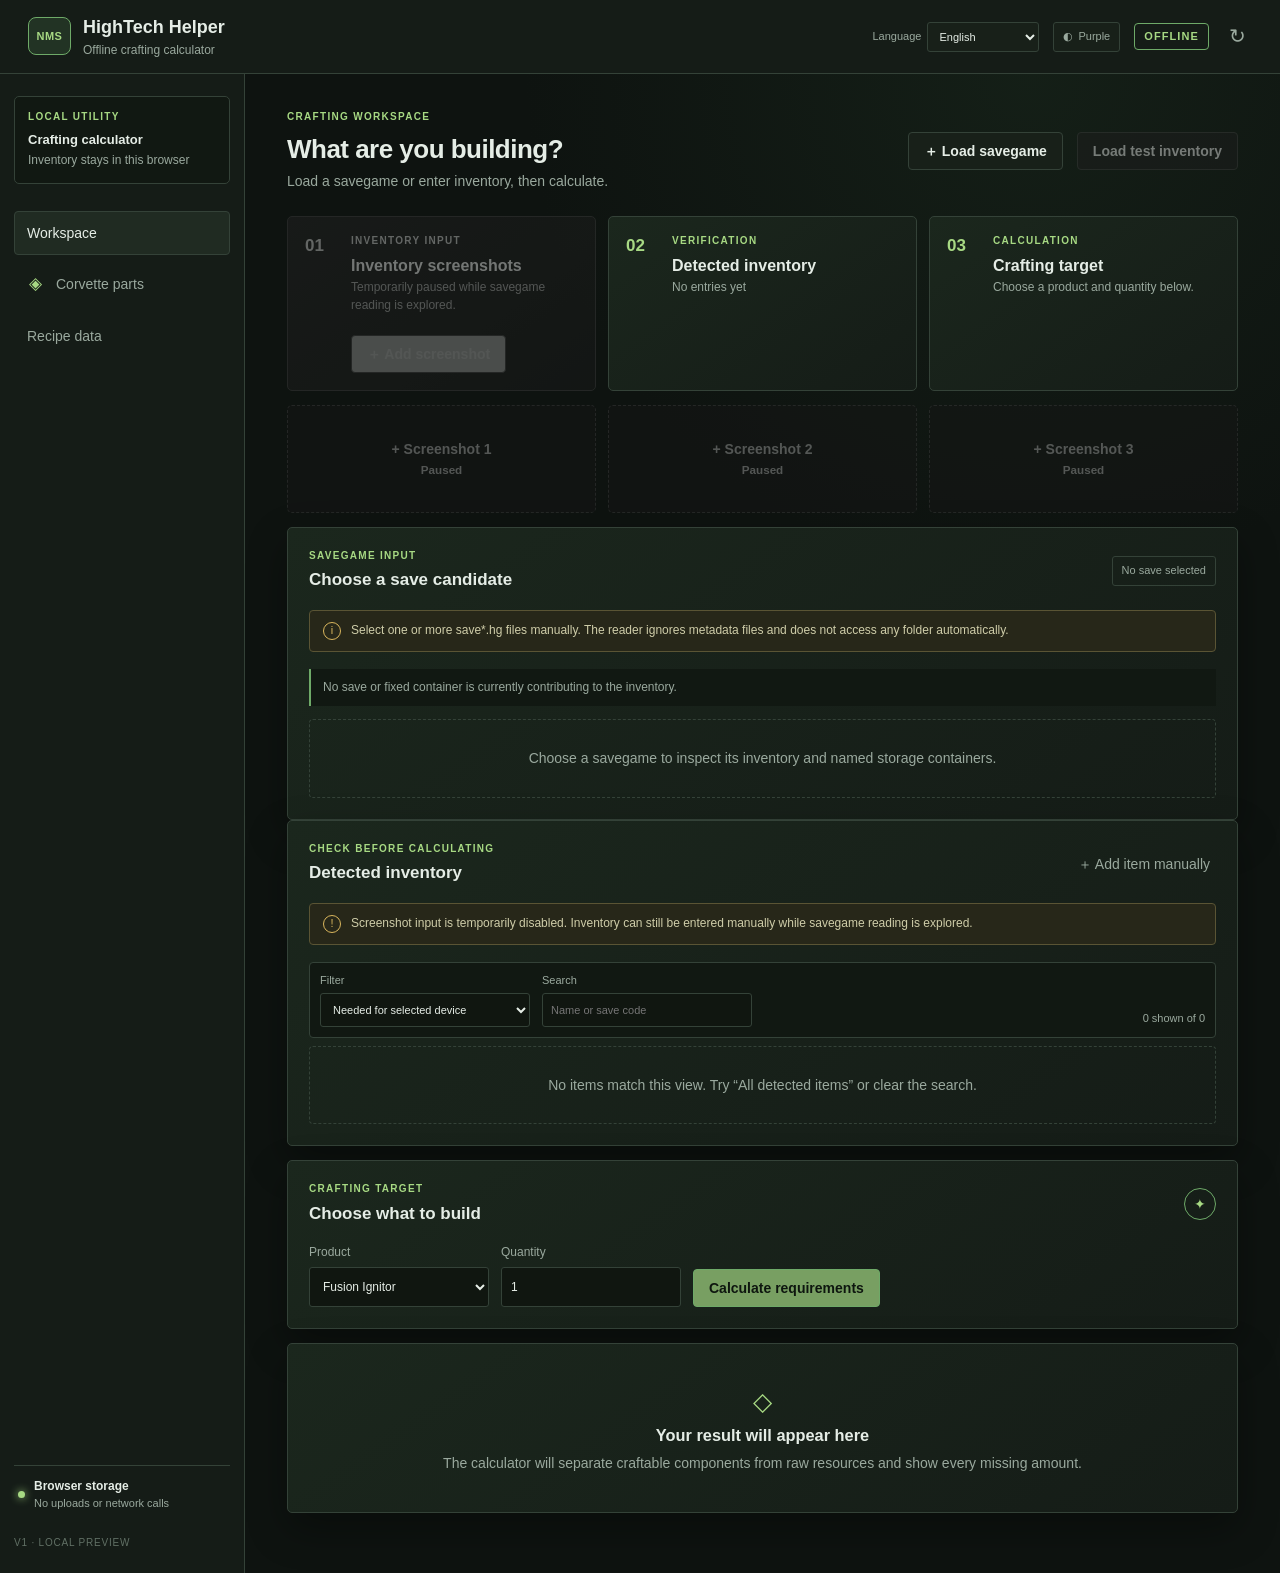
<file: NMS-HighTech-Helper-v2/index.html>
<!doctype html>
<html lang="en">
<head><meta charset="utf-8"><meta name="viewport" content="width=device-width,initial-scale=1"><title>NMS HighTech Helper</title><link rel="stylesheet" href="app.css"></head>
<body>
<header class="topbar"><div class="brand"><div class="brand-mark">NMS</div><div><h1>HighTech Helper</h1><p>Offline crafting calculator</p></div></div><div class="top-actions"><label class="language-switch" for="languageSelect"><span id="languageLabel">Language</span><select id="languageSelect"><option value="en">English</option><option value="pt-BR">Português (BR)</option></select></label><button class="theme-toggle" id="themeToggle" type="button" title="Switch to dark-purple theme">◐ <span id="themeToggleLabel">Purple</span></button><span class="offline"><i></i> OFFLINE</span><button class="icon-button" id="resetApp" title="Reset local session">↻</button></div></header>
<div class="app-shell"><aside class="sidebar"><div class="context-card"><div class="eyebrow">LOCAL UTILITY</div><strong>Crafting calculator</strong><span>Inventory stays in this browser</span></div><nav class="main-nav"><button class="nav-item active" data-view="workspace"><span>⌂</span> Workspace</button><button class="nav-item" data-view="data"><span>◇</span> Recipe data</button></nav><div class="sidebar-bottom"><div class="mini-status"><i></i><div><strong>Browser storage</strong><small>No uploads or network calls</small></div></div><div class="version">V1 · LOCAL PREVIEW</div></div></aside>
<main class="content">
<section class="view active" id="workspaceView"><div class="view-heading"><div><div class="eyebrow">CRAFTING WORKSPACE</div><h2>What are you building?</h2><p>Load a savegame or enter inventory, then calculate.</p></div><div class="top-actions"><label class="secondary-button file-button" for="saveInput">＋ Load savegame</label><input id="saveInput" type="file" accept=".hg,application/octet-stream" multiple hidden><button class="secondary-button workflow-disabled" id="loadTest" disabled title="Disabled while savegame input is the active workflow">Load test inventory</button></div></div>
<div class="step-grid"><article class="step-card screenshot-disabled" aria-disabled="true"><div class="step-number">01</div><div><div class="eyebrow">INVENTORY INPUT</div><h3>Inventory screenshots</h3><p>Temporarily paused while savegame reading is explored.</p></div><button class="primary-button" id="addScreenshot" disabled>＋ Add screenshot</button><input id="screenshotInput" type="file" accept="image/*" multiple hidden disabled></article><div class="step-card"><div class="step-number">02</div><div><div class="eyebrow">VERIFICATION</div><h3>Detected inventory</h3><p id="detectedSummary">No entries yet</p></div></div><div class="step-card"><div class="step-number">03</div><div><div class="eyebrow">CALCULATION</div><h3>Crafting target</h3><p>Choose a product and quantity below.</p></div></div></div>
<div class="screenshot-grid screenshot-disabled" id="screenshotGrid" aria-disabled="true"></div>
<section class="panel-card save-panel" id="savePanel"><div class="card-heading"><div><div class="eyebrow">SAVEGAME INPUT</div><h3>Choose a save candidate</h3></div><span class="save-status" id="saveStatus">No save selected</span></div><div class="notice"><span>i</span><p>Select one or more <code>save*.hg</code> files manually. The reader ignores metadata files and does not access any folder automatically.</p></div><div id="sourceSummary" class="source-summary">No save or fixed container is currently contributing to the inventory.</div><div id="saveCandidates" class="save-candidates"><div class="empty-state">Choose a savegame to inspect its inventory and named storage containers.</div></div></section>
<section class="panel-card verification-panel"><div class="card-heading"><div><div class="eyebrow">CHECK BEFORE CALCULATING</div><h3>Detected inventory</h3></div><button class="text-button" id="addManual">＋ Add item manually</button></div><div class="notice"><span>!</span><p>Screenshot input is temporarily disabled. Inventory can still be entered manually while savegame reading is explored.</p></div><div id="inventoryRows" class="inventory-rows"><div class="empty-state">Load the test inventory or add an item manually to begin.</div></div></section>
<section class="target-panel panel-card"><div class="card-heading"><div><div class="eyebrow">CRAFTING TARGET</div><h3>Choose what to build</h3></div><span class="target-icon">✦</span></div><div class="target-controls"><label>Product<select id="productSelect"><option value="fusion_ignitor">Fusion Ignitor</option><option value="stasis_device">Stasis Device</option></select></label><label>Quantity<input id="quantityInput" type="number" min="1" max="999" value="1"></label><button class="primary-button" id="calculateButton">Calculate requirements</button></div></section>
<section class="results-panel panel-card" id="resultsPanel"><div class="results-placeholder"><span>◇</span><h3>Your result will appear here</h3><p>The calculator will separate craftable components from raw resources and show every missing amount.</p></div></section>
<section class="panel-card corvette-panel" id="corvettePanel"><div class="card-heading"><div><div class="eyebrow">CORVETTE PARTS</div><h3>Detected Corvette parts</h3><p class="panel-subtitle" id="corvetteSummary">Load a savegame to inspect Corvette parts.</p></div><button class="text-button" id="toggleCorvetteParts" type="button">Show all parts (including 0)</button></div><div id="corvettePartsRows"><div class="empty-state">Load a savegame to inspect Corvette parts.</div></div></section>
</section>
<section class="view" id="dataView"><div class="view-heading"><div><div class="eyebrow">REFERENCE</div><h2>Recipe data</h2><p>Local, editable data powers the dependency engine.</p></div></div><div class="panel-card data-note"><div class="notice"><span>i</span><p>Recipe values are isolated in <code>dev/data/recipes.js</code> and can be corrected without changing the calculator. The current tree is based on the public NMS crafting references noted in the project README.</p></div><div id="recipeSummary" class="recipe-summary"></div></div></section>
</main></div><div class="toast" id="toast" role="status"></div><script src="data/items.js"></script><script src="data/aliases.js"></script><script src="data/recipes.js"></script><script src="data/engine.js"></script><script src="data/save-item-map.js"></script><script src="data/save-catalogue.js"></script><script src="data/save-reader.js"></script><script src="data/i18n.js"></script><script src="app.js"></script>
</body></html>
</file>
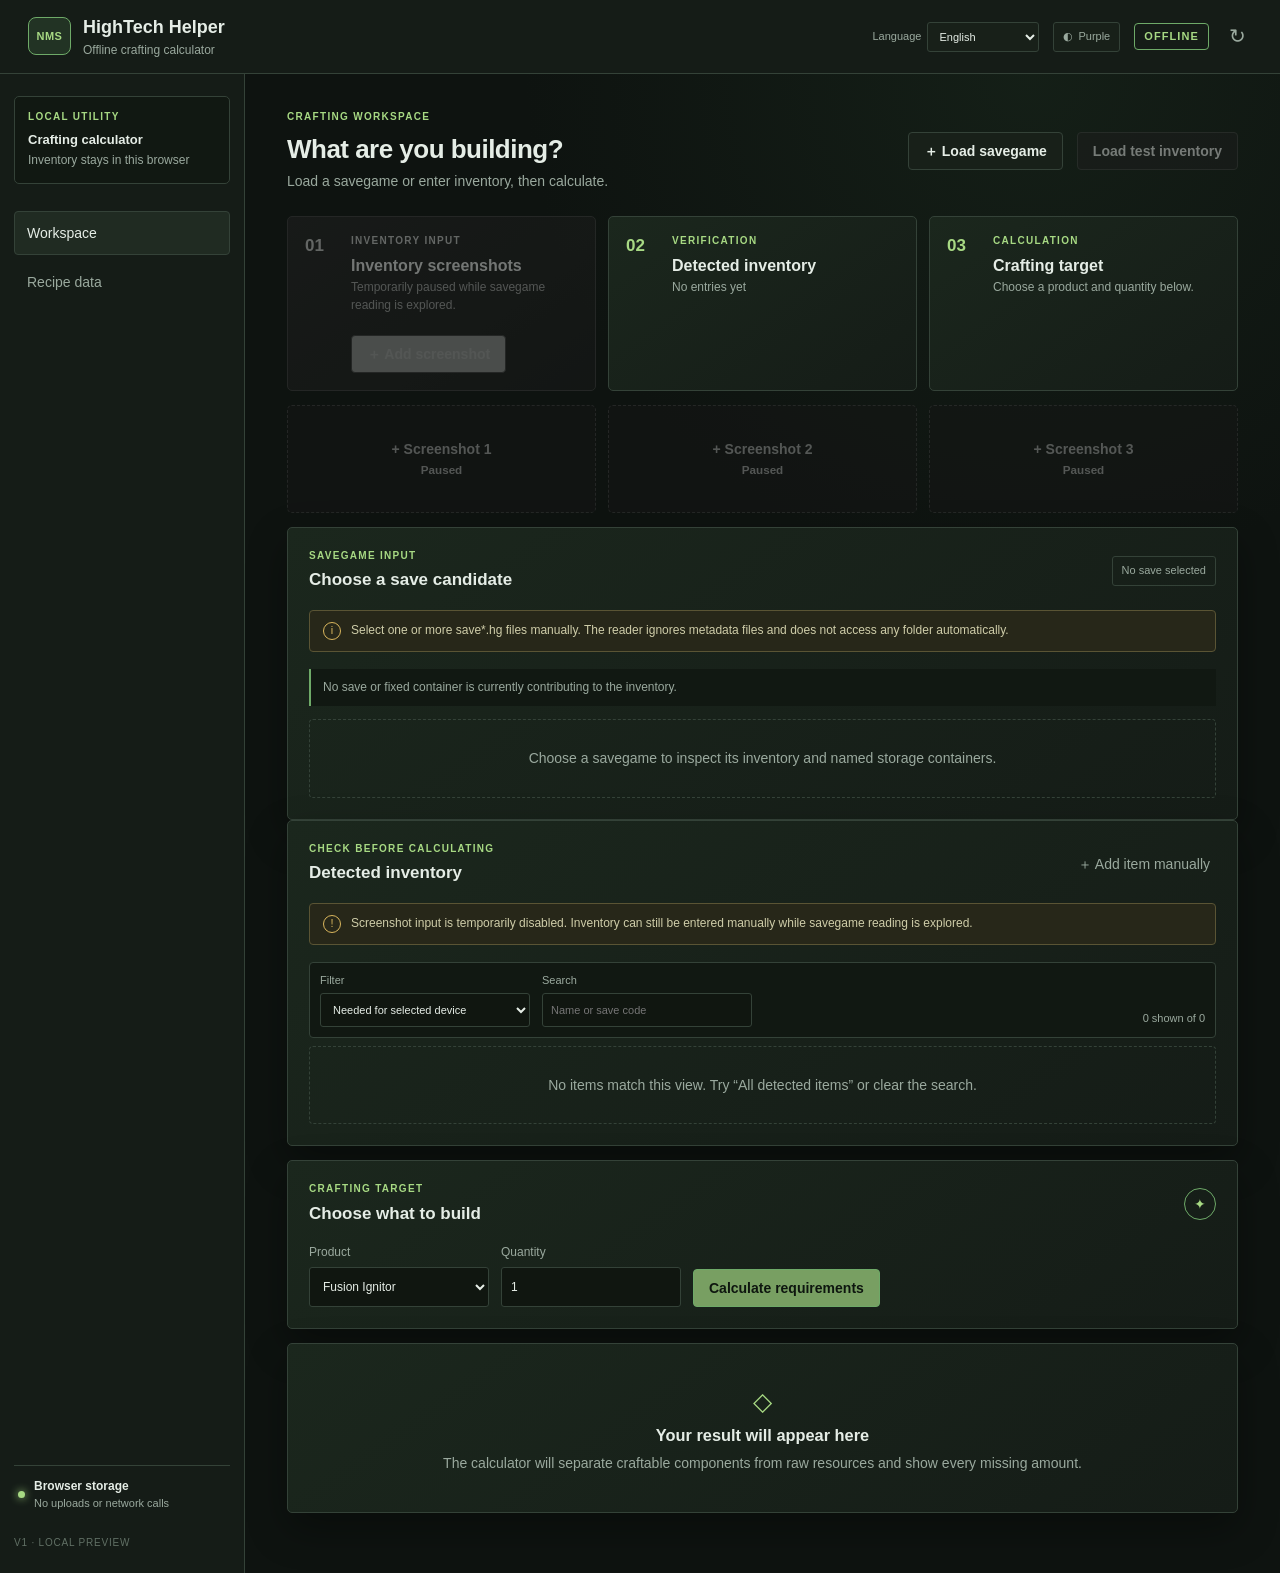
<file: NMS-HighTech-Helper-v1/NMS-HighTech-Helper-v1/index.html>
<!doctype html>
<html lang="en">
<head><meta charset="utf-8"><meta name="viewport" content="width=device-width,initial-scale=1"><title>NMS HighTech Helper</title><link rel="stylesheet" href="app.css"></head>
<body>
<header class="topbar"><div class="brand"><div class="brand-mark">NMS</div><div><h1>HighTech Helper</h1><p>Offline crafting calculator</p></div></div><div class="top-actions"><label class="language-switch" for="languageSelect"><span id="languageLabel">Language</span><select id="languageSelect"><option value="en">English</option><option value="pt-BR">Português (BR)</option></select></label><button class="theme-toggle" id="themeToggle" type="button" title="Switch to dark-purple theme">◐ <span id="themeToggleLabel">Purple</span></button><span class="offline"><i></i> OFFLINE</span><button class="icon-button" id="resetApp" title="Reset local session">↻</button></div></header>
<div class="app-shell"><aside class="sidebar"><div class="context-card"><div class="eyebrow">LOCAL UTILITY</div><strong>Crafting calculator</strong><span>Inventory stays in this browser</span></div><nav class="main-nav"><button class="nav-item active" data-view="workspace"><span>⌂</span> Workspace</button><button class="nav-item" data-view="data"><span>◇</span> Recipe data</button></nav><div class="sidebar-bottom"><div class="mini-status"><i></i><div><strong>Browser storage</strong><small>No uploads or network calls</small></div></div><div class="version">V1 · LOCAL PREVIEW</div></div></aside>
<main class="content">
<section class="view active" id="workspaceView"><div class="view-heading"><div><div class="eyebrow">CRAFTING WORKSPACE</div><h2>What are you building?</h2><p>Load a savegame or enter inventory, then calculate.</p></div><div class="top-actions"><label class="secondary-button file-button" for="saveInput">＋ Load savegame</label><input id="saveInput" type="file" accept=".hg,application/octet-stream" multiple hidden><button class="secondary-button workflow-disabled" id="loadTest" disabled title="Disabled while savegame input is the active workflow">Load test inventory</button></div></div>
<div class="step-grid"><article class="step-card screenshot-disabled" aria-disabled="true"><div class="step-number">01</div><div><div class="eyebrow">INVENTORY INPUT</div><h3>Inventory screenshots</h3><p>Temporarily paused while savegame reading is explored.</p></div><button class="primary-button" id="addScreenshot" disabled>＋ Add screenshot</button><input id="screenshotInput" type="file" accept="image/*" multiple hidden disabled></article><div class="step-card"><div class="step-number">02</div><div><div class="eyebrow">VERIFICATION</div><h3>Detected inventory</h3><p id="detectedSummary">No entries yet</p></div></div><div class="step-card"><div class="step-number">03</div><div><div class="eyebrow">CALCULATION</div><h3>Crafting target</h3><p>Choose a product and quantity below.</p></div></div></div>
<div class="screenshot-grid screenshot-disabled" id="screenshotGrid" aria-disabled="true"></div>
<section class="panel-card save-panel" id="savePanel"><div class="card-heading"><div><div class="eyebrow">SAVEGAME INPUT</div><h3>Choose a save candidate</h3></div><span class="save-status" id="saveStatus">No save selected</span></div><div class="notice"><span>i</span><p>Select one or more <code>save*.hg</code> files manually. The reader ignores metadata files and does not access any folder automatically.</p></div><div id="sourceSummary" class="source-summary">No save or fixed container is currently contributing to the inventory.</div><div id="saveCandidates" class="save-candidates"><div class="empty-state">Choose a savegame to inspect its inventory and named storage containers.</div></div></section>
<section class="panel-card verification-panel"><div class="card-heading"><div><div class="eyebrow">CHECK BEFORE CALCULATING</div><h3>Detected inventory</h3></div><button class="text-button" id="addManual">＋ Add item manually</button></div><div class="notice"><span>!</span><p>Screenshot input is temporarily disabled. Inventory can still be entered manually while savegame reading is explored.</p></div><div id="inventoryRows" class="inventory-rows"><div class="empty-state">Load the test inventory or add an item manually to begin.</div></div></section>
<section class="target-panel panel-card"><div class="card-heading"><div><div class="eyebrow">CRAFTING TARGET</div><h3>Choose what to build</h3></div><span class="target-icon">✦</span></div><div class="target-controls"><label>Product<select id="productSelect"><option value="fusion_ignitor">Fusion Ignitor</option><option value="stasis_device">Stasis Device</option></select></label><label>Quantity<input id="quantityInput" type="number" min="1" max="999" value="1"></label><button class="primary-button" id="calculateButton">Calculate requirements</button></div></section>
<section class="results-panel panel-card" id="resultsPanel"><div class="results-placeholder"><span>◇</span><h3>Your result will appear here</h3><p>The calculator will separate craftable components from raw resources and show every missing amount.</p></div></section>
</section>
<section class="view" id="dataView"><div class="view-heading"><div><div class="eyebrow">REFERENCE</div><h2>Recipe data</h2><p>Local, editable data powers the dependency engine.</p></div></div><div class="panel-card data-note"><div class="notice"><span>i</span><p>Recipe values are isolated in <code>dev/data/recipes.js</code> and can be corrected without changing the calculator. The current tree is based on the public NMS crafting references noted in the project README.</p></div><div id="recipeSummary" class="recipe-summary"></div></div></section>
</main></div><div class="toast" id="toast" role="status"></div><script src="data/items.js"></script><script src="data/aliases.js"></script><script src="data/recipes.js"></script><script src="data/engine.js"></script><script src="data/save-item-map.js"></script><script src="data/save-catalogue.js"></script><script src="data/save-reader.js"></script><script src="data/i18n.js"></script><script src="app.js"></script>
</body></html>
</file>
<file: NMS-HighTech-Helper-v2/app.css>
:root{color-scheme:dark;--bg:#0e1310;--panel:#182019;--panel2:#202b22;--line:#344238;--text:#e5ede6;--muted:#9aa99e;--accent:#a7d983;--accent2:#6eaa68;--gold:#d9b65d;--red:#d77b70;--shadow:0 16px 40px #0005}*{box-sizing:border-box}html,body{margin:0;min-height:100%;background:var(--bg);color:var(--text);font:14px/1.45 "Segoe UI",Arial,sans-serif}button,input,select{font:inherit}button{color:inherit;cursor:pointer}.topbar{height:74px;display:flex;align-items:center;justify-content:space-between;padding:0 28px;background:#151c17;border-bottom:1px solid var(--line)}.brand,.top-actions,.card-heading,.view-heading,.target-controls,.mini-status{display:flex;align-items:center}.brand{gap:12px}.brand-mark{display:grid;place-items:center;width:43px;height:38px;border:1px solid var(--accent2);border-radius:8px;color:var(--accent);font-weight:900;font-size:11px;letter-spacing:.04em;background:#223324}.topbar h1{font-size:18px;margin:0}.topbar p{margin:2px 0 0;color:var(--muted);font-size:12px}.top-actions{gap:14px}.offline{padding:5px 9px;border:1px solid var(--accent2);border-radius:4px;color:var(--accent);font-size:11px;font-weight:700;letter-spacing:.1em}.offline i,.mini-status>i{display:inline-block;width:7px;height:7px;border-radius:50%;background:var(--accent);box-shadow:0 0 8px var(--accent)}.icon-button,.text-button{border:0;background:none;color:var(--muted)}.icon-button{font-size:20px}.app-shell{display:grid;grid-template-columns:245px 1fr;min-height:calc(100vh - 74px)}.sidebar{display:flex;flex-direction:column;padding:22px 14px;background:#151c17;border-right:1px solid var(--line)}.context-card{padding:13px;border:1px solid var(--line);border-radius:5px;background:#111812}.context-card strong,.context-card span{display:block}.context-card strong{margin-top:6px;font-size:13px}.context-card span{margin-top:3px;color:var(--muted);font-size:12px}.main-nav{display:grid;gap:5px;margin-top:27px}.nav-item{display:flex;align-items:center;gap:12px;padding:11px 12px;border:1px solid transparent;border-radius:4px;background:transparent;color:var(--muted);text-align:left}.nav-item span{width:17px;color:var(--accent);font-size:17px;text-align:center}.nav-item:hover,.nav-item.active{border-color:var(--line);background:var(--panel2);color:var(--text)}.sidebar-bottom{margin-top:auto}.mini-status{gap:9px;padding:12px 4px;border-top:1px solid var(--line)}.mini-status strong,.mini-status small{display:block}.mini-status strong{font-size:12px}.mini-status small{color:var(--muted);font-size:11px}.version{margin-top:13px;color:#617065;font-size:10px;letter-spacing:.08em}.content{min-width:0;padding:36px 42px 60px;background:radial-gradient(circle at 76% 0,#21372555,transparent 30%),var(--bg)}.view{display:none;max-width:1180px;margin:auto}.view.active{display:block}.view-heading{justify-content:space-between;gap:20px;margin-bottom:25px}.view-heading h2{margin:6px 0 3px;font-size:26px;letter-spacing:-.02em}.view-heading p{margin:0;color:var(--muted)}.eyebrow{color:var(--accent);font-size:10px;font-weight:800;letter-spacing:.13em}.primary-button,.secondary-button{min-height:38px;padding:0 15px;border:1px solid var(--accent2);border-radius:4px;font-weight:700}.primary-button{background:#789f62;color:#0e160f}.primary-button:hover{background:var(--accent)}.secondary-button{border-color:var(--line);background:var(--panel);color:var(--text)}.step-grid{display:grid;grid-template-columns:repeat(3,1fr);gap:12px;margin-bottom:14px}.step-card{display:grid;grid-template-columns:33px 1fr;gap:13px;min-height:125px;padding:17px;border:1px solid var(--line);border-radius:5px;background:linear-gradient(145deg,#1b271d,#151c17)}.step-card.active{border-top:2px solid var(--accent)}.step-number{color:var(--accent);font-size:17px;font-weight:800}.step-card h3{margin:5px 0 2px;font-size:16px}.step-card p{margin:0;color:var(--muted);font-size:12px}.step-card button{grid-column:2;justify-self:start;margin-top:8px}.screenshot-grid{display:grid;grid-template-columns:repeat(3,1fr);gap:12px;margin-bottom:14px}.screenshot-slot{position:relative;min-height:108px;border:1px dashed var(--line);border-radius:5px;background:#111812;overflow:hidden}.screenshot-slot.empty{display:grid;place-items:center;color:var(--muted);text-align:center}.screenshot-slot.empty button{border:0;background:none;color:var(--accent);font-weight:700}.screenshot-slot img{display:block;width:100%;height:108px;object-fit:cover;opacity:.72}.slot-caption{position:absolute;inset:auto 0 0;padding:8px 10px;background:#0e1310dd;color:var(--text);font-size:11px}.remove-shot{position:absolute;right:8px;top:7px;width:26px;height:26px;border:1px solid var(--line);border-radius:3px;background:#0e1310cc;color:var(--text)}.panel-card{padding:21px;border:1px solid var(--line);border-radius:5px;background:linear-gradient(145deg,#1b271d,#151c17);box-shadow:var(--shadow)}.card-heading{justify-content:space-between;gap:15px}.card-heading h3{margin:5px 0 0;font-size:17px}.text-button:hover{color:var(--accent)}.notice{display:flex;gap:10px;align-items:flex-start;margin:17px 0;padding:11px 13px;border:1px solid #5a5434;border-radius:4px;background:#272719}.notice>span{display:grid;place-items:center;width:18px;height:18px;border:1px solid var(--gold);border-radius:50%;color:var(--gold);font-size:11px;flex:none}.notice p{margin:0;color:#cfcda9;font-size:12px}.inventory-rows{display:grid;gap:7px}.inventory-row{display:grid;grid-template-columns:minmax(170px,1.4fr) 130px 36px;gap:8px;align-items:center;padding:8px 0;border-top:1px solid #2a382d}.inventory-row input{width:100%;height:35px;padding:0 9px;border:1px solid var(--line);border-radius:3px;outline:0;background:#101610;color:var(--text)}.inventory-row input:focus{border-color:var(--accent2)}.inventory-row .qty{display:flex;align-items:center;gap:7px}.remove-row{border:0;background:none;color:var(--muted);font-size:18px}.remove-row:hover{color:var(--red)}.row-confidence{font-size:10px;color:var(--gold)}.empty-state{padding:28px 15px;border:1px dashed var(--line);border-radius:4px;color:var(--muted);text-align:center}.target-panel{margin-top:14px}.target-icon{display:grid;place-items:center;width:32px;height:32px;border:1px solid var(--accent2);border-radius:50%;color:var(--accent)}.target-controls{gap:12px;margin-top:18px}.target-controls label{display:block;min-width:180px;color:var(--muted);font-size:12px}.target-controls input,.target-controls select{display:block;width:100%;height:40px;margin-top:5px;padding:0 9px;border:1px solid var(--line);border-radius:3px;background:#101610;color:var(--text)}.target-controls button{align-self:end}.results-panel{margin-top:14px;min-height:160px}.results-placeholder{text-align:center;padding:18px;color:var(--muted)}.results-placeholder>span{font-size:25px;color:var(--accent)}.results-placeholder h3{margin:5px 0;color:var(--text)}.results-placeholder p{margin:0}.result-head{display:flex;align-items:flex-start;justify-content:space-between;gap:18px}.result-head h3{margin:5px 0 2px;font-size:21px}.result-head p{margin:0;color:var(--muted)}.result-status{padding:7px 10px;border:1px solid var(--red);border-radius:3px;color:var(--red);font-size:11px;font-weight:800;letter-spacing:.08em}.result-status.good{border-color:var(--accent2);color:var(--accent)}.result-grid{display:grid;grid-template-columns:1fr 1fr;gap:14px;margin-top:19px}.result-section{border-top:1px solid var(--line)}.result-section h4{margin:14px 0 4px;font-size:12px;color:var(--accent);letter-spacing:.08em}.result-row{display:grid;grid-template-columns:1fr repeat(3,auto);gap:13px;align-items:center;padding:10px 0;border-top:1px solid #2a382d;font-size:12px}.result-row strong{font-size:13px}.result-row small{display:block;color:var(--muted);font-size:10px}.result-values{text-align:right;color:var(--muted)}.result-values b{color:var(--text);font-size:13px}.result-missing{min-width:52px;text-align:right;color:var(--accent)}.result-missing.bad{color:var(--red)}.data-note{max-width:820px}.recipe-summary{display:grid;grid-template-columns:repeat(2,1fr);gap:8px}.recipe-chip{padding:11px;border:1px solid var(--line);border-radius:4px;background:var(--panel)}.recipe-chip strong{display:block}.recipe-chip small{color:var(--muted)}code{color:var(--accent)}.toast{position:fixed;right:24px;bottom:24px;z-index:20;max-width:360px;padding:12px 16px;border:1px solid var(--accent2);border-radius:4px;background:#203423;box-shadow:var(--shadow);opacity:0;transform:translateY(10px);transition:.2s;pointer-events:none}.toast.show{opacity:1;transform:none}@media(max-width:900px){.app-shell{grid-template-columns:1fr}.sidebar{display:none}.content{padding:25px 18px 45px}.step-grid,.screenshot-grid{grid-template-columns:1fr}.result-grid{grid-template-columns:1fr}.view-heading{align-items:flex-start;flex-direction:column}}@media(max-width:600px){.topbar{padding:0 16px}.offline{font-size:0;border:0;padding:0}.offline i{width:9px;height:9px}.target-controls{align-items:stretch;flex-direction:column}.target-controls button{align-self:stretch}.inventory-row{grid-template-columns:1fr 105px 28px}.result-head{flex-direction:column}.recipe-summary{grid-template-columns:1fr}}
/* Screenshot input is retained for a future save-independent reader, but is paused for now. */
.screenshot-disabled{opacity:.46;filter:grayscale(1)}
.screenshot-disabled button:disabled{cursor:not-allowed;color:var(--muted);border-color:var(--line)}
.file-button{display:inline-flex;align-items:center;cursor:pointer}
.workflow-disabled{cursor:not-allowed;opacity:.46;filter:grayscale(1)}
.save-panel{margin-top:14px}
.save-status{padding:6px 9px;border:1px solid var(--line);border-radius:3px;color:var(--muted);font-size:11px}
.source-summary{margin:0 0 13px;padding:10px 12px;border-left:2px solid var(--accent2);background:#111812;color:var(--muted);font-size:12px}
.source-summary strong,.source-summary b{color:var(--text)}
.save-candidates{display:grid;gap:8px}
.save-candidate{display:flex;align-items:center;justify-content:space-between;gap:18px;padding:12px;border:1px solid var(--line);border-radius:4px;background:#111812}
.save-candidate strong,.save-candidate small{display:block}.save-candidate small{margin-top:3px;color:var(--muted);font-size:11px}
.save-candidate button:disabled{cursor:not-allowed;opacity:.55}
.inventory-toolbar{display:flex;align-items:end;gap:12px;margin:14px 0 8px;padding:10px;border:1px solid var(--line);border-radius:4px;background:#111812}
.inventory-toolbar label{display:block;min-width:210px;color:var(--muted);font-size:11px}
.inventory-toolbar select,.inventory-toolbar input{display:block;width:100%;height:34px;margin-top:4px;padding:0 8px;border:1px solid var(--line);border-radius:3px;background:#101610;color:var(--text)}
.inventory-toolbar span{margin-left:auto;color:var(--muted);font-size:11px;white-space:nowrap}
@media(max-width:600px){.inventory-toolbar{align-items:stretch;flex-direction:column}.inventory-toolbar label{min-width:0}.inventory-toolbar span{margin-left:0}}
.language-switch{display:flex;align-items:center;gap:6px;color:var(--muted);font-size:11px}.language-switch select{height:30px;padding:0 7px;border:1px solid var(--line);border-radius:3px;background:var(--panel);color:var(--text)}
.theme-toggle{display:inline-flex;align-items:center;gap:5px;height:30px;padding:0 9px;border:1px solid var(--line);border-radius:3px;background:var(--panel);color:var(--muted);font-size:11px}.theme-toggle:hover{border-color:var(--accent2);color:var(--text)}
body[data-theme="purple"]{--bg:#100d18;--panel:#1d1728;--panel2:#28203a;--line:#49385e;--text:#eee6f7;--muted:#ad9bbd;--accent:#d59cff;--accent2:#8e5bb7;--gold:#e0bd70;--red:#e184a4;--shadow:0 16px 40px #0008;background:var(--bg)}
html[data-theme="purple"]{--bg:#100d18;--panel:#1d1728;--panel2:#28203a;--line:#49385e;--text:#eee6f7;--muted:#ad9bbd;--accent:#d59cff;--accent2:#8e5bb7;--gold:#e0bd70;--red:#e184a4;--shadow:0 16px 40px #0008}body.theme-purple{background:#100d18;color:#eee6f7}
body[data-theme="purple"] .topbar,body[data-theme="purple"] .sidebar{background:#171322}body[data-theme="purple"] .context-card,body[data-theme="purple"] .inventory-row input,body[data-theme="purple"] .target-controls input,body[data-theme="purple"] .target-controls select,body[data-theme="purple"] .inventory-toolbar input,body[data-theme="purple"] .inventory-toolbar select,body[data-theme="purple"] .save-candidate,body[data-theme="purple"] .source-summary,body[data-theme="purple"] .screenshot-slot.empty{background:#120f1b}body[data-theme="purple"] .content{background:radial-gradient(circle at 76% 0,#38205266,transparent 30%),var(--bg)}body[data-theme="purple"] .panel-card,body[data-theme="purple"] .step-card{background:linear-gradient(145deg,#241b31,#171322)}body[data-theme="purple"] .primary-button{background:#8e5bb7;color:#fff}body[data-theme="purple"] .primary-button:hover{background:#d59cff;color:#171322}body[data-theme="purple"] .notice{background:#30251d;border-color:#665331}body[data-theme="purple"] .toast{background:#30203e}
 .corvette-panel { margin-top: 1rem; }
.panel-subtitle { margin: .35rem 0 0; color: var(--muted); font-size: .86rem; }
.corvette-list-head, .corvette-row { display: grid; grid-template-columns: minmax(0, 1fr) 5rem 5rem 5rem; gap: .75rem; align-items: center; }
.corvette-list-head { padding: .55rem .75rem; color: var(--muted); font-size: .72rem; text-transform: uppercase; letter-spacing: .08em; border-bottom: 1px solid var(--line); }
.corvette-list-head span:not(:first-child), .corvette-row > b { text-align: right; }
.corvette-row { padding: .65rem .75rem; border-bottom: 1px solid var(--line); }
.corvette-row strong, .corvette-row small { display: block; }
.corvette-row small { color: var(--muted); font-size: .72rem; margin-top: .15rem; }
.corvette-row.zero { opacity: .45; }
.corvette-row.owned { background: color-mix(in srgb, var(--accent) 5%, transparent); }
@media (max-width: 620px) { .corvette-list-head, .corvette-row { grid-template-columns: minmax(0, 1fr) 3.5rem 3.5rem 3.5rem; gap: .35rem; } }
</file>
<file: NMS-HighTech-Helper-v1/NMS-HighTech-Helper-v1/app.css>
:root{color-scheme:dark;--bg:#0e1310;--panel:#182019;--panel2:#202b22;--line:#344238;--text:#e5ede6;--muted:#9aa99e;--accent:#a7d983;--accent2:#6eaa68;--gold:#d9b65d;--red:#d77b70;--shadow:0 16px 40px #0005}*{box-sizing:border-box}html,body{margin:0;min-height:100%;background:var(--bg);color:var(--text);font:14px/1.45 "Segoe UI",Arial,sans-serif}button,input,select{font:inherit}button{color:inherit;cursor:pointer}.topbar{height:74px;display:flex;align-items:center;justify-content:space-between;padding:0 28px;background:#151c17;border-bottom:1px solid var(--line)}.brand,.top-actions,.card-heading,.view-heading,.target-controls,.mini-status{display:flex;align-items:center}.brand{gap:12px}.brand-mark{display:grid;place-items:center;width:43px;height:38px;border:1px solid var(--accent2);border-radius:8px;color:var(--accent);font-weight:900;font-size:11px;letter-spacing:.04em;background:#223324}.topbar h1{font-size:18px;margin:0}.topbar p{margin:2px 0 0;color:var(--muted);font-size:12px}.top-actions{gap:14px}.offline{padding:5px 9px;border:1px solid var(--accent2);border-radius:4px;color:var(--accent);font-size:11px;font-weight:700;letter-spacing:.1em}.offline i,.mini-status>i{display:inline-block;width:7px;height:7px;border-radius:50%;background:var(--accent);box-shadow:0 0 8px var(--accent)}.icon-button,.text-button{border:0;background:none;color:var(--muted)}.icon-button{font-size:20px}.app-shell{display:grid;grid-template-columns:245px 1fr;min-height:calc(100vh - 74px)}.sidebar{display:flex;flex-direction:column;padding:22px 14px;background:#151c17;border-right:1px solid var(--line)}.context-card{padding:13px;border:1px solid var(--line);border-radius:5px;background:#111812}.context-card strong,.context-card span{display:block}.context-card strong{margin-top:6px;font-size:13px}.context-card span{margin-top:3px;color:var(--muted);font-size:12px}.main-nav{display:grid;gap:5px;margin-top:27px}.nav-item{display:flex;align-items:center;gap:12px;padding:11px 12px;border:1px solid transparent;border-radius:4px;background:transparent;color:var(--muted);text-align:left}.nav-item span{width:17px;color:var(--accent);font-size:17px;text-align:center}.nav-item:hover,.nav-item.active{border-color:var(--line);background:var(--panel2);color:var(--text)}.sidebar-bottom{margin-top:auto}.mini-status{gap:9px;padding:12px 4px;border-top:1px solid var(--line)}.mini-status strong,.mini-status small{display:block}.mini-status strong{font-size:12px}.mini-status small{color:var(--muted);font-size:11px}.version{margin-top:13px;color:#617065;font-size:10px;letter-spacing:.08em}.content{min-width:0;padding:36px 42px 60px;background:radial-gradient(circle at 76% 0,#21372555,transparent 30%),var(--bg)}.view{display:none;max-width:1180px;margin:auto}.view.active{display:block}.view-heading{justify-content:space-between;gap:20px;margin-bottom:25px}.view-heading h2{margin:6px 0 3px;font-size:26px;letter-spacing:-.02em}.view-heading p{margin:0;color:var(--muted)}.eyebrow{color:var(--accent);font-size:10px;font-weight:800;letter-spacing:.13em}.primary-button,.secondary-button{min-height:38px;padding:0 15px;border:1px solid var(--accent2);border-radius:4px;font-weight:700}.primary-button{background:#789f62;color:#0e160f}.primary-button:hover{background:var(--accent)}.secondary-button{border-color:var(--line);background:var(--panel);color:var(--text)}.step-grid{display:grid;grid-template-columns:repeat(3,1fr);gap:12px;margin-bottom:14px}.step-card{display:grid;grid-template-columns:33px 1fr;gap:13px;min-height:125px;padding:17px;border:1px solid var(--line);border-radius:5px;background:linear-gradient(145deg,#1b271d,#151c17)}.step-card.active{border-top:2px solid var(--accent)}.step-number{color:var(--accent);font-size:17px;font-weight:800}.step-card h3{margin:5px 0 2px;font-size:16px}.step-card p{margin:0;color:var(--muted);font-size:12px}.step-card button{grid-column:2;justify-self:start;margin-top:8px}.screenshot-grid{display:grid;grid-template-columns:repeat(3,1fr);gap:12px;margin-bottom:14px}.screenshot-slot{position:relative;min-height:108px;border:1px dashed var(--line);border-radius:5px;background:#111812;overflow:hidden}.screenshot-slot.empty{display:grid;place-items:center;color:var(--muted);text-align:center}.screenshot-slot.empty button{border:0;background:none;color:var(--accent);font-weight:700}.screenshot-slot img{display:block;width:100%;height:108px;object-fit:cover;opacity:.72}.slot-caption{position:absolute;inset:auto 0 0;padding:8px 10px;background:#0e1310dd;color:var(--text);font-size:11px}.remove-shot{position:absolute;right:8px;top:7px;width:26px;height:26px;border:1px solid var(--line);border-radius:3px;background:#0e1310cc;color:var(--text)}.panel-card{padding:21px;border:1px solid var(--line);border-radius:5px;background:linear-gradient(145deg,#1b271d,#151c17);box-shadow:var(--shadow)}.card-heading{justify-content:space-between;gap:15px}.card-heading h3{margin:5px 0 0;font-size:17px}.text-button:hover{color:var(--accent)}.notice{display:flex;gap:10px;align-items:flex-start;margin:17px 0;padding:11px 13px;border:1px solid #5a5434;border-radius:4px;background:#272719}.notice>span{display:grid;place-items:center;width:18px;height:18px;border:1px solid var(--gold);border-radius:50%;color:var(--gold);font-size:11px;flex:none}.notice p{margin:0;color:#cfcda9;font-size:12px}.inventory-rows{display:grid;gap:7px}.inventory-row{display:grid;grid-template-columns:minmax(170px,1.4fr) 130px 36px;gap:8px;align-items:center;padding:8px 0;border-top:1px solid #2a382d}.inventory-row input{width:100%;height:35px;padding:0 9px;border:1px solid var(--line);border-radius:3px;outline:0;background:#101610;color:var(--text)}.inventory-row input:focus{border-color:var(--accent2)}.inventory-row .qty{display:flex;align-items:center;gap:7px}.remove-row{border:0;background:none;color:var(--muted);font-size:18px}.remove-row:hover{color:var(--red)}.row-confidence{font-size:10px;color:var(--gold)}.empty-state{padding:28px 15px;border:1px dashed var(--line);border-radius:4px;color:var(--muted);text-align:center}.target-panel{margin-top:14px}.target-icon{display:grid;place-items:center;width:32px;height:32px;border:1px solid var(--accent2);border-radius:50%;color:var(--accent)}.target-controls{gap:12px;margin-top:18px}.target-controls label{display:block;min-width:180px;color:var(--muted);font-size:12px}.target-controls input,.target-controls select{display:block;width:100%;height:40px;margin-top:5px;padding:0 9px;border:1px solid var(--line);border-radius:3px;background:#101610;color:var(--text)}.target-controls button{align-self:end}.results-panel{margin-top:14px;min-height:160px}.results-placeholder{text-align:center;padding:18px;color:var(--muted)}.results-placeholder>span{font-size:25px;color:var(--accent)}.results-placeholder h3{margin:5px 0;color:var(--text)}.results-placeholder p{margin:0}.result-head{display:flex;align-items:flex-start;justify-content:space-between;gap:18px}.result-head h3{margin:5px 0 2px;font-size:21px}.result-head p{margin:0;color:var(--muted)}.result-status{padding:7px 10px;border:1px solid var(--red);border-radius:3px;color:var(--red);font-size:11px;font-weight:800;letter-spacing:.08em}.result-status.good{border-color:var(--accent2);color:var(--accent)}.result-grid{display:grid;grid-template-columns:1fr 1fr;gap:14px;margin-top:19px}.result-section{border-top:1px solid var(--line)}.result-section h4{margin:14px 0 4px;font-size:12px;color:var(--accent);letter-spacing:.08em}.result-row{display:grid;grid-template-columns:1fr repeat(3,auto);gap:13px;align-items:center;padding:10px 0;border-top:1px solid #2a382d;font-size:12px}.result-row strong{font-size:13px}.result-row small{display:block;color:var(--muted);font-size:10px}.result-values{text-align:right;color:var(--muted)}.result-values b{color:var(--text);font-size:13px}.result-missing{min-width:52px;text-align:right;color:var(--accent)}.result-missing.bad{color:var(--red)}.data-note{max-width:820px}.recipe-summary{display:grid;grid-template-columns:repeat(2,1fr);gap:8px}.recipe-chip{padding:11px;border:1px solid var(--line);border-radius:4px;background:var(--panel)}.recipe-chip strong{display:block}.recipe-chip small{color:var(--muted)}code{color:var(--accent)}.toast{position:fixed;right:24px;bottom:24px;z-index:20;max-width:360px;padding:12px 16px;border:1px solid var(--accent2);border-radius:4px;background:#203423;box-shadow:var(--shadow);opacity:0;transform:translateY(10px);transition:.2s;pointer-events:none}.toast.show{opacity:1;transform:none}@media(max-width:900px){.app-shell{grid-template-columns:1fr}.sidebar{display:none}.content{padding:25px 18px 45px}.step-grid,.screenshot-grid{grid-template-columns:1fr}.result-grid{grid-template-columns:1fr}.view-heading{align-items:flex-start;flex-direction:column}}@media(max-width:600px){.topbar{padding:0 16px}.offline{font-size:0;border:0;padding:0}.offline i{width:9px;height:9px}.target-controls{align-items:stretch;flex-direction:column}.target-controls button{align-self:stretch}.inventory-row{grid-template-columns:1fr 105px 28px}.result-head{flex-direction:column}.recipe-summary{grid-template-columns:1fr}}
/* Screenshot input is retained for a future save-independent reader, but is paused for now. */
.screenshot-disabled{opacity:.46;filter:grayscale(1)}
.screenshot-disabled button:disabled{cursor:not-allowed;color:var(--muted);border-color:var(--line)}
.file-button{display:inline-flex;align-items:center;cursor:pointer}
.workflow-disabled{cursor:not-allowed;opacity:.46;filter:grayscale(1)}
.save-panel{margin-top:14px}
.save-status{padding:6px 9px;border:1px solid var(--line);border-radius:3px;color:var(--muted);font-size:11px}
.source-summary{margin:0 0 13px;padding:10px 12px;border-left:2px solid var(--accent2);background:#111812;color:var(--muted);font-size:12px}
.source-summary strong,.source-summary b{color:var(--text)}
.save-candidates{display:grid;gap:8px}
.save-candidate{display:flex;align-items:center;justify-content:space-between;gap:18px;padding:12px;border:1px solid var(--line);border-radius:4px;background:#111812}
.save-candidate strong,.save-candidate small{display:block}.save-candidate small{margin-top:3px;color:var(--muted);font-size:11px}
.save-candidate button:disabled{cursor:not-allowed;opacity:.55}
.inventory-toolbar{display:flex;align-items:end;gap:12px;margin:14px 0 8px;padding:10px;border:1px solid var(--line);border-radius:4px;background:#111812}
.inventory-toolbar label{display:block;min-width:210px;color:var(--muted);font-size:11px}
.inventory-toolbar select,.inventory-toolbar input{display:block;width:100%;height:34px;margin-top:4px;padding:0 8px;border:1px solid var(--line);border-radius:3px;background:#101610;color:var(--text)}
.inventory-toolbar span{margin-left:auto;color:var(--muted);font-size:11px;white-space:nowrap}
@media(max-width:600px){.inventory-toolbar{align-items:stretch;flex-direction:column}.inventory-toolbar label{min-width:0}.inventory-toolbar span{margin-left:0}}
.language-switch{display:flex;align-items:center;gap:6px;color:var(--muted);font-size:11px}.language-switch select{height:30px;padding:0 7px;border:1px solid var(--line);border-radius:3px;background:var(--panel);color:var(--text)}
.theme-toggle{display:inline-flex;align-items:center;gap:5px;height:30px;padding:0 9px;border:1px solid var(--line);border-radius:3px;background:var(--panel);color:var(--muted);font-size:11px}.theme-toggle:hover{border-color:var(--accent2);color:var(--text)}
body[data-theme="purple"]{--bg:#100d18;--panel:#1d1728;--panel2:#28203a;--line:#49385e;--text:#eee6f7;--muted:#ad9bbd;--accent:#d59cff;--accent2:#8e5bb7;--gold:#e0bd70;--red:#e184a4;--shadow:0 16px 40px #0008;background:var(--bg)}
html[data-theme="purple"]{--bg:#100d18;--panel:#1d1728;--panel2:#28203a;--line:#49385e;--text:#eee6f7;--muted:#ad9bbd;--accent:#d59cff;--accent2:#8e5bb7;--gold:#e0bd70;--red:#e184a4;--shadow:0 16px 40px #0008}body.theme-purple{background:#100d18;color:#eee6f7}
body[data-theme="purple"] .topbar,body[data-theme="purple"] .sidebar{background:#171322}body[data-theme="purple"] .context-card,body[data-theme="purple"] .inventory-row input,body[data-theme="purple"] .target-controls input,body[data-theme="purple"] .target-controls select,body[data-theme="purple"] .inventory-toolbar input,body[data-theme="purple"] .inventory-toolbar select,body[data-theme="purple"] .save-candidate,body[data-theme="purple"] .source-summary,body[data-theme="purple"] .screenshot-slot.empty{background:#120f1b}body[data-theme="purple"] .content{background:radial-gradient(circle at 76% 0,#38205266,transparent 30%),var(--bg)}body[data-theme="purple"] .panel-card,body[data-theme="purple"] .step-card{background:linear-gradient(145deg,#241b31,#171322)}body[data-theme="purple"] .primary-button{background:#8e5bb7;color:#fff}body[data-theme="purple"] .primary-button:hover{background:#d59cff;color:#171322}body[data-theme="purple"] .notice{background:#30251d;border-color:#665331}body[data-theme="purple"] .toast{background:#30203e}
</file>
